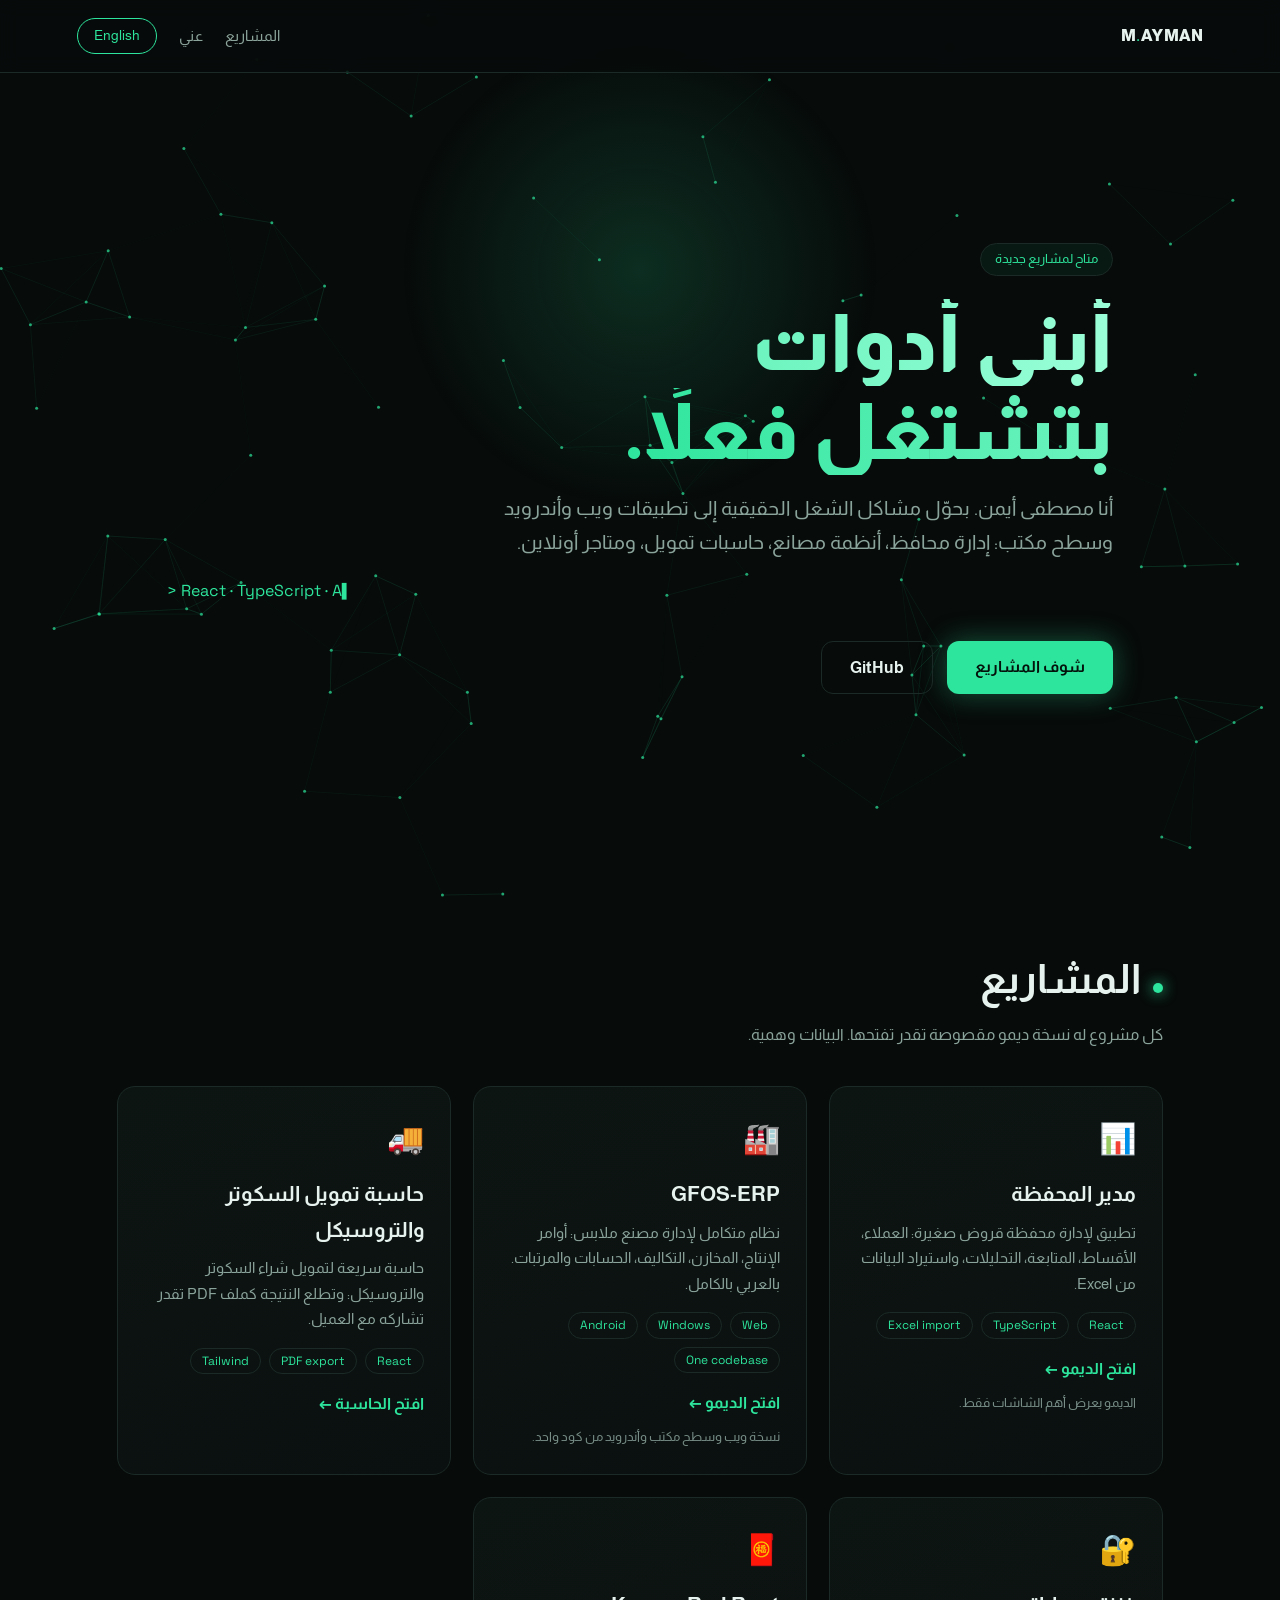
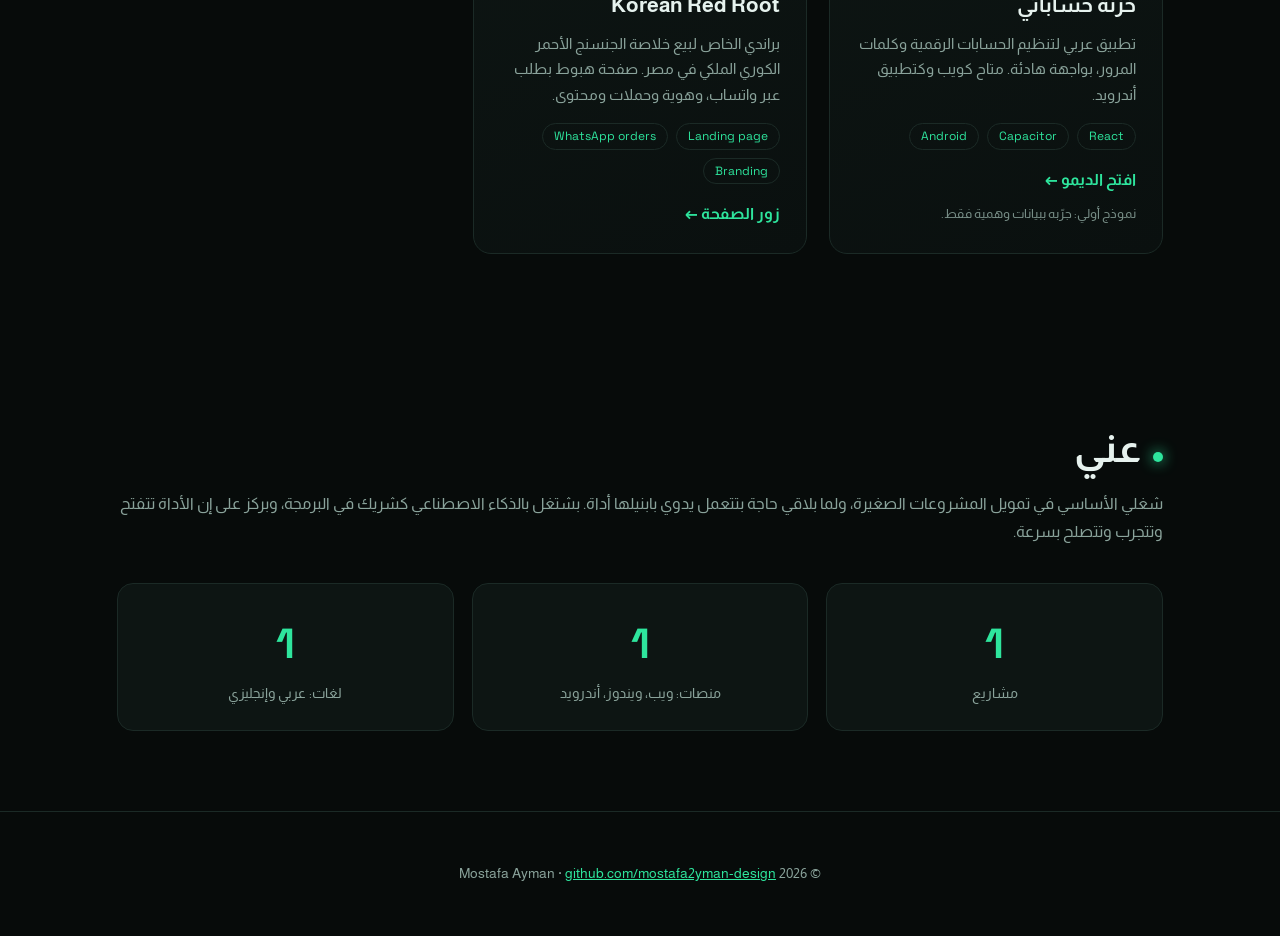
<file: index.html>
<!DOCTYPE html>
<html lang="ar" dir="rtl">
<head>
<meta charset="utf-8">
<meta name="viewport" content="width=device-width,initial-scale=1">
<title>Mostafa Ayman | مصطفى أيمن</title>
<meta name="description" content="Portfolio of tools and products built by Mostafa Ayman. معرض أعمال مصطفى أيمن.">
<link rel="preconnect" href="https://fonts.googleapis.com">
<link href="https://fonts.googleapis.com/css2?family=Space+Grotesk:wght@400;600;700&family=Almarai:wght@400;700;800&display=swap" rel="stylesheet">
<style>
:root{--bg:#070b0a;--card:#0d1513;--line:#1b2a26;--g:#2ee59d;--g2:#14b87a;--tx:#e6f2ee;--mu:#8aa39b}
*{box-sizing:border-box;margin:0}
html{scroll-behavior:smooth}
body{background:var(--bg);color:var(--tx);font-family:'Almarai','Space Grotesk',sans-serif;line-height:1.7;overflow-x:hidden}
html[lang=en] body{font-family:'Space Grotesk','Almarai',sans-serif}
#bg{position:fixed;inset:0;z-index:0;pointer-events:none}
.glow{position:fixed;width:520px;height:520px;border-radius:50%;background:radial-gradient(circle,rgba(46,229,157,.16),transparent 65%);pointer-events:none;z-index:0;transform:translate(-50%,-50%);left:50%;top:30%}
main,header,footer{position:relative;z-index:1}
header{display:flex;justify-content:space-between;align-items:center;padding:18px 6vw;position:sticky;top:0;backdrop-filter:blur(10px);background:rgba(7,11,10,.6);border-bottom:1px solid var(--line);z-index:5}
.logo{font-weight:800;letter-spacing:.5px}.logo b{color:var(--g)}
nav{display:flex;gap:22px;align-items:center;font-size:15px}
nav a{color:var(--mu);text-decoration:none;transition:.2s}nav a:hover{color:var(--g)}
button.lang{background:none;border:1px solid var(--g);color:var(--g);border-radius:20px;padding:5px 16px;cursor:pointer;font:inherit;font-size:14px;transition:.2s}
button.lang:hover{background:var(--g);color:#04120c}
.hero{min-height:88vh;display:flex;flex-direction:column;justify-content:center;padding:0 6vw;max-width:1100px;margin:auto}
.tag{display:inline-block;border:1px solid var(--line);color:var(--g);padding:4px 14px;border-radius:20px;font-size:13px;width:fit-content;background:rgba(46,229,157,.06)}
h1{font-size:clamp(38px,7vw,78px);line-height:1.15;margin:22px 0 14px;font-weight:800}
h1 span{background:linear-gradient(90deg,var(--g),#9bffd8,var(--g2));-webkit-background-clip:text;background-clip:text;color:transparent;background-size:200%;animation:sh 5s linear infinite}
@keyframes sh{to{background-position:200% 0}}
.sub{color:var(--mu);font-size:clamp(16px,2vw,20px);max-width:640px}
.typed{color:var(--g);font-family:'Space Grotesk',monospace;margin-top:18px;min-height:30px;direction:ltr;text-align:start}
.typed:after{content:'▌';animation:bl 1s steps(1) infinite}@keyframes bl{50%{opacity:0}}
.cta{margin-top:34px;display:flex;gap:14px;flex-wrap:wrap}
.btn{padding:12px 28px;border-radius:12px;text-decoration:none;font-weight:700;transition:.25s}
.btn.p{background:var(--g);color:#04120c;box-shadow:0 0 28px rgba(46,229,157,.35)}.btn.p:hover{transform:translateY(-3px);box-shadow:0 0 44px rgba(46,229,157,.55)}
.btn.o{border:1px solid var(--line);color:var(--tx)}.btn.o:hover{border-color:var(--g);color:var(--g)}
section{padding:80px 6vw;max-width:1200px;margin:auto}
h2{font-size:clamp(26px,4vw,40px);margin-bottom:8px}h2:before{content:'';display:inline-block;width:10px;height:10px;background:var(--g);border-radius:50%;margin-inline-end:12px;box-shadow:0 0 14px var(--g)}
.lead{color:var(--mu);margin-bottom:38px}
.grid{display:grid;grid-template-columns:repeat(auto-fill,minmax(310px,1fr));gap:22px}
.card{background:linear-gradient(160deg,var(--card),#0a100f);border:1px solid var(--line);border-radius:18px;padding:26px;transition:transform .15s,border-color .3s,box-shadow .3s;transform-style:preserve-3d;position:relative;overflow:hidden}
.card:before{content:'';position:absolute;inset:0;background:radial-gradient(300px circle at var(--mx,50%) var(--my,0%),rgba(46,229,157,.13),transparent 60%);opacity:0;transition:.3s}
.card:hover{border-color:rgba(46,229,157,.6);box-shadow:0 10px 40px rgba(46,229,157,.1)}.card:hover:before{opacity:1}
.ico{font-size:30px;margin-bottom:12px}
.card h3{font-size:21px;margin-bottom:8px;position:relative}
.card p{color:var(--mu);font-size:15px;position:relative}
.chips{display:flex;flex-wrap:wrap;gap:8px;margin:16px 0;position:relative}
.chips i{font-style:normal;font-size:12px;border:1px solid var(--line);border-radius:14px;padding:2px 11px;color:var(--g);font-family:'Space Grotesk',sans-serif}
.card a{color:var(--g);text-decoration:none;font-weight:700;position:relative}.card a:hover{text-decoration:underline}
.note{color:var(--mu);font-size:13px;margin-top:10px;position:relative;opacity:.85}
.stats{display:grid;grid-template-columns:repeat(auto-fit,minmax(150px,1fr));gap:18px;text-align:center}
.stat{border:1px solid var(--line);border-radius:16px;padding:24px;background:var(--card)}
.stat b{display:block;font-size:42px;color:var(--g);font-family:'Space Grotesk',sans-serif}
.stat span{color:var(--mu);font-size:14px}
.reveal{opacity:0;transform:translateY(34px);transition:1s cubic-bezier(.2,.7,.2,1)}.reveal.in{opacity:1;transform:none}
footer{text-align:center;padding:50px 6vw;color:var(--mu);border-top:1px solid var(--line);font-size:14px}
[data-l]{display:none}html[lang=ar] [data-l=ar],html[lang=en] [data-l=en]{display:revert}
@media(max-width:640px){nav a{display:none}}
</style>
</head>
<body>
<canvas id="bg"></canvas><div class="glow" id="glow"></div>
<header>
 <div class="logo">M<b>.</b>AYMAN</div>
 <nav><a href="#projects"><span data-l="ar">المشاريع</span><span data-l="en">Projects</span></a><a href="#about"><span data-l="ar">عني</span><span data-l="en">About</span></a><button class="lang" id="lb">English</button></nav>
</header>
<main>
<div class="hero">
 <span class="tag"><span data-l="ar">متاح لمشاريع جديدة</span><span data-l="en">Open to new projects</span></span>
 <h1><span data-l="ar">أبني أدوات<br>بتشتغل فعلاً.</span><span data-l="en">I build tools<br>that actually work.</span></h1>
 <p class="sub"><span data-l="ar">أنا مصطفى أيمن. بحوّل مشاكل الشغل الحقيقية إلى تطبيقات ويب وأندرويد وسطح مكتب: إدارة محافظ، أنظمة مصانع، حاسبات تمويل، ومتاجر أونلاين.</span><span data-l="en">I'm Mostafa Ayman. I turn real business problems into web, Android and desktop apps: portfolio management, factory systems, finance calculators and online stores.</span></p>
 <div class="typed" id="typed"></div>
 <div class="cta"><a class="btn p" href="#projects"><span data-l="ar">شوف المشاريع</span><span data-l="en">See the projects</span></a><a class="btn o" href="https://github.com/mostafa2yman-design" target="_blank" rel="noopener">GitHub</a></div>
</div>

<section id="projects">
 <h2 class="reveal"><span data-l="ar">المشاريع</span><span data-l="en">Projects</span></h2>
 <p class="lead reveal"><span data-l="ar">كل مشروع له نسخة ديمو مقصوصة تقدر تفتحها. البيانات وهمية.</span><span data-l="en">Every project has a trimmed demo you can open. All data is fake.</span></p>
 <div class="grid">
  <article class="card reveal"><div class="ico">📊</div>
   <h3><span data-l="ar">مدير المحفظة</span><span data-l="en">Portfolio Manager</span></h3>
   <p><span data-l="ar">تطبيق لإدارة محفظة قروض صغيرة: العملاء، الأقساط، المتابعة، التحليلات، واستيراد البيانات من Excel.</span><span data-l="en">A loan-portfolio app for small-business financing: clients, installments, follow-up, analytics and Excel import.</span></p>
   <div class="chips"><i>React</i><i>TypeScript</i><i>Excel import</i></div>
   <a href="demos/portfolio.html" target="_blank" rel="noopener"><span data-l="ar">افتح الديمو ←</span><span data-l="en">Open demo →</span></a>
   <div class="note"><span data-l="ar">الديمو يعرض أهم الشاشات فقط.</span><span data-l="en">The demo shows key screens only.</span></div></article>

  <article class="card reveal"><div class="ico">🏭</div>
   <h3>GFOS-ERP</h3>
   <p><span data-l="ar">نظام متكامل لإدارة مصنع ملابس: أوامر الإنتاج، المخازن، التكاليف، الحسابات والمرتبات. بالعربي بالكامل.</span><span data-l="en">A full Arabic ERP for a garment factory: production orders, warehouses, costing, accounts and payroll.</span></p>
   <div class="chips"><i>Web</i><i>Windows</i><i>Android</i><i>One codebase</i></div>
   <a href="demos/gfos.html" target="_blank" rel="noopener"><span data-l="ar">افتح الديمو ←</span><span data-l="en">Open demo →</span></a>
   <div class="note"><span data-l="ar">نسخة ويب وسطح مكتب وأندرويد من كود واحد.</span><span data-l="en">Web, desktop and Android from one codebase.</span></div></article>

  <article class="card reveal"><div class="ico">🚚</div>
   <h3><span data-l="ar">حاسبة تمويل السكوتر والتروسيكل</span><span data-l="en">Scooter &amp; Tricycle Finance Calculator</span></h3>
   <p><span data-l="ar">حاسبة سريعة لتمويل شراء السكوتر والتروسيكل: وتطلع النتيجة كملف PDF تقدر تشاركه مع العميل.</span><span data-l="en">A quick calculator for financing scooter and tricycle purchases. Results export as a PDF you can share with the client.</span></p>
   <div class="chips"><i>React</i><i>PDF export</i><i>Tailwind</i></div>
   <a href="demos/calc.html" target="_blank" rel="noopener"><span data-l="ar">افتح الحاسبة ←</span><span data-l="en">Open calculator →</span></a></article>

  <article class="card reveal"><div class="ico">🔐</div>
   <h3><span data-l="ar">خزنة حساباتي</span><span data-l="en">Khazna Hesabati</span></h3>
   <p><span data-l="ar">تطبيق عربي لتنظيم الحسابات الرقمية وكلمات المرور، بواجهة هادئة. متاح كويب وكتطبيق أندرويد.</span><span data-l="en">An Arabic app for organizing digital accounts and passwords, with a calm interface. Available as web and as an Android app.</span></p>
   <div class="chips"><i>React</i><i>Capacitor</i><i>Android</i></div>
   <a href="demos/khazna.html" target="_blank" rel="noopener"><span data-l="ar">افتح الديمو ←</span><span data-l="en">Open demo →</span></a>
   <div class="note"><span data-l="ar">نموذج أولي: جرّبه ببيانات وهمية فقط.</span><span data-l="en">Prototype: try it with fake data only.</span></div></article>

  <article class="card reveal"><div class="ico">🧧</div>
   <h3>Korean Red Root</h3>
   <p><span data-l="ar">براندي الخاص لبيع خلاصة الجنسنج الأحمر الكوري الملكي في مصر. صفحة هبوط بطلب عبر واتساب، وهوية وحملات ومحتوى.</span><span data-l="en">My own brand selling premium Korean red ginseng extract in Egypt. A landing page with WhatsApp ordering, plus brand identity, ads and content.</span></p>
   <div class="chips"><i>Landing page</i><i>WhatsApp orders</i><i>Branding</i></div>
   <a href="https://mostafa2yman-design.github.io/korean-red-root-landing/" target="_blank" rel="noopener"><span data-l="ar">زور الصفحة ←</span><span data-l="en">Visit the page →</span></a></article>
 </div>
</section>

<section id="about">
 <h2 class="reveal"><span data-l="ar">عني</span><span data-l="en">About</span></h2>
 <p class="lead reveal"><span data-l="ar">شغلي الأساسي في تمويل المشروعات الصغيرة، ولما بلاقي حاجة بتتعمل يدوي بابنيلها أداة. بشتغل بالذكاء الاصطناعي كشريك في البرمجة، وبركز على إن الأداة تتفتح وتتجرب وتتصلح بسرعة.</span><span data-l="en">My day job is small-business financing, and when I see something done by hand I build a tool for it. I use AI as a coding partner and focus on tools that open fast, are easy to try and quick to fix.</span></p>
 <div class="stats reveal">
  <div class="stat"><b data-n="5">0</b><span><span data-l="ar">مشاريع</span><span data-l="en">Projects</span></span></div>
  <div class="stat"><b data-n="3">0</b><span><span data-l="ar">منصات: ويب، ويندوز، أندرويد</span><span data-l="en">Platforms: web, Windows, Android</span></span></div>
  <div class="stat"><b data-n="2">0</b><span><span data-l="ar">لغات: عربي وإنجليزي</span><span data-l="en">Languages: Arabic, English</span></span></div>
 </div>
</section>
</main>
<footer>© 2026 Mostafa Ayman · <a href="https://github.com/mostafa2yman-design" style="color:var(--g)" target="_blank" rel="noopener">github.com/mostafa2yman-design</a></footer>
<script>
const L=document.documentElement,lb=document.getElementById('lb');
function setLang(l){L.lang=l;L.dir=l==='ar'?'rtl':'ltr';lb.textContent=l==='ar'?'English':'العربية';localStorage.l=l;type()}
lb.onclick=()=>setLang(L.lang==='ar'?'en':'ar');
// typed
let tt;const T={ar:['> React · TypeScript · Android','> أدوات للأعمال الحقيقية','> من الفكرة للنسخة الحية'],en:['> React · TypeScript · Android','> tools for real businesses','> from idea to live link']};
function type(){clearTimeout(tt);const el=document.getElementById('typed'),w=T[L.lang];let i=0,j=0,d=false;(function s(){const t=w[i];el.textContent=t.slice(0,j);if(!d&&j++===t.length){d=true;tt=setTimeout(s,1400);return}if(d&&j--===0){d=false;i=(i+1)%w.length}tt=setTimeout(s,d?30:70)})()}
// particles
const c=document.getElementById('bg'),x=c.getContext('2d');let W,H,P=[];
function rs(){W=c.width=innerWidth;H=c.height=innerHeight;P=Array.from({length:Math.min(90,W/14|0)},()=>({x:Math.random()*W,y:Math.random()*H,vx:(Math.random()-.5)*.35,vy:(Math.random()-.5)*.35}))}
rs();addEventListener('resize',rs);let m={x:-999,y:-999};
addEventListener('mousemove',e=>{m={x:e.clientX,y:e.clientY};const g=document.getElementById('glow');g.style.left=e.clientX+'px';g.style.top=e.clientY+'px'});
(function f(){x.clearRect(0,0,W,H);for(const p of P){p.x+=p.vx;p.y+=p.vy;if(p.x<0||p.x>W)p.vx*=-1;if(p.y<0||p.y>H)p.vy*=-1;x.fillStyle='rgba(46,229,157,.7)';x.beginPath();x.arc(p.x,p.y,1.5,0,7);x.fill()}
for(let i=0;i<P.length;i++)for(let j=i+1;j<P.length;j++){const d=Math.hypot(P[i].x-P[j].x,P[i].y-P[j].y);if(d<130){x.strokeStyle=`rgba(46,229,157,${.18*(1-d/130)})`;x.beginPath();x.moveTo(P[i].x,P[i].y);x.lineTo(P[j].x,P[j].y);x.stroke()}}
for(const p of P){const d=Math.hypot(p.x-m.x,p.y-m.y);if(d<160){x.strokeStyle=`rgba(46,229,157,${.4*(1-d/160)})`;x.beginPath();x.moveTo(p.x,p.y);x.lineTo(m.x,m.y);x.stroke()}}
requestAnimationFrame(f)})();
// tilt + spotlight
document.querySelectorAll('.card').forEach(k=>{k.addEventListener('mousemove',e=>{const r=k.getBoundingClientRect(),px=(e.clientX-r.left)/r.width,py=(e.clientY-r.top)/r.height;k.style.setProperty('--mx',px*100+'%');k.style.setProperty('--my',py*100+'%');k.style.transform=`perspective(800px) rotateY(${(px-.5)*8}deg) rotateX(${(.5-py)*8}deg) translateY(-4px)`});k.addEventListener('mouseleave',()=>k.style.transform='')});
// reveal + counters
const io=new IntersectionObserver(es=>es.forEach(e=>{if(e.isIntersecting){e.target.classList.add('in');e.target.querySelectorAll('[data-n]').forEach(n=>{const t=+n.dataset.n;let v=0;const q=setInterval(()=>{n.textContent=++v;if(v>=t)clearInterval(q)},300)});io.unobserve(e.target)}}),{threshold:.15});
document.querySelectorAll('.reveal').forEach(e=>io.observe(e));
setLang(localStorage.l||'ar');
</script>
</body>
</html>
</file>
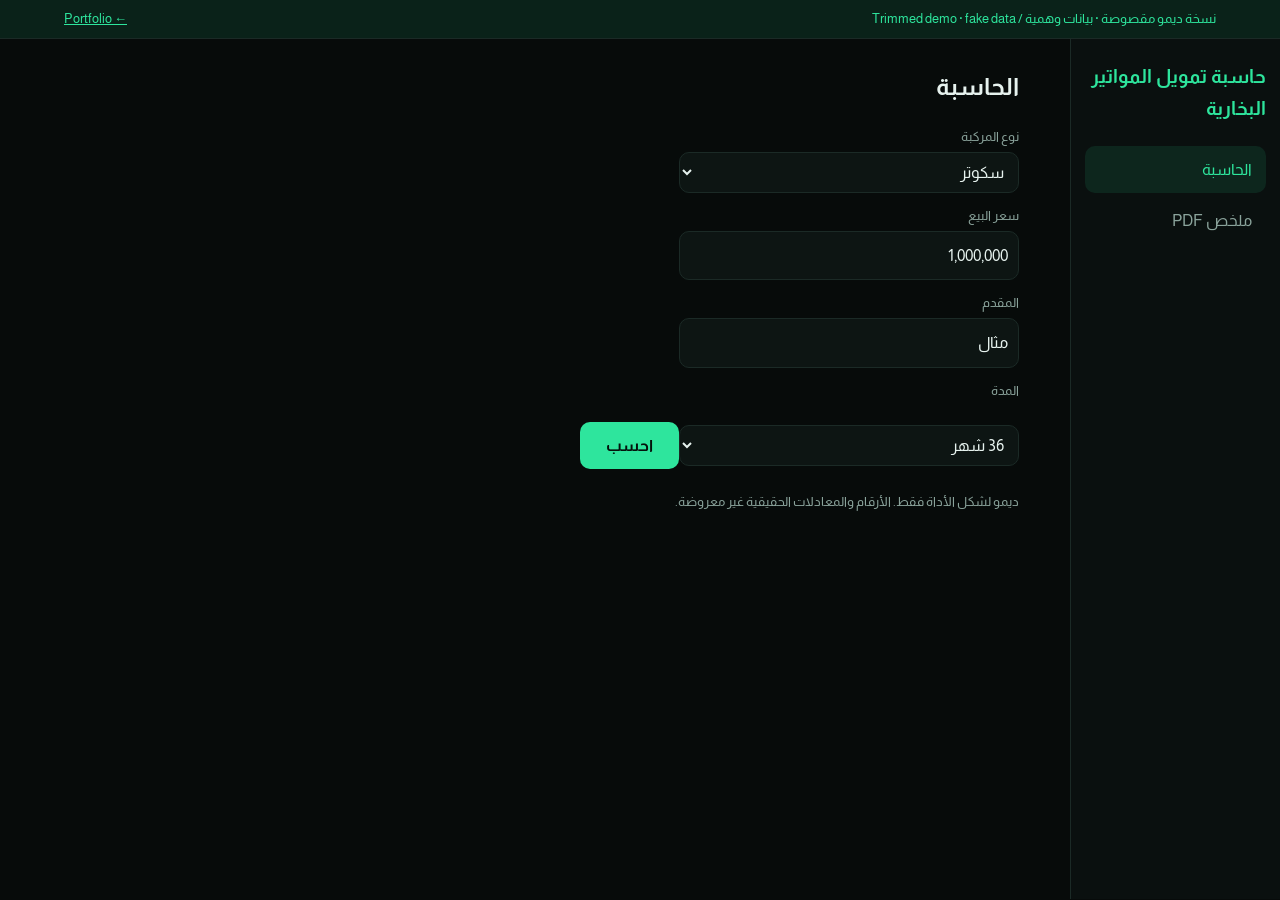
<file: demos/calc.html>
<!DOCTYPE html><html lang="ar" dir="rtl"><head><meta charset="utf-8"><meta name="viewport" content="width=device-width,initial-scale=1"><title>حاسبة تمويل المواتير البخارية | Demo</title><link href="https://fonts.googleapis.com/css2?family=Almarai:wght@400;700&display=swap" rel="stylesheet"><style>
:root{--bg:#070b0a;--card:#0d1513;--line:#1b2a26;--g:#2ee59d;--tx:#e6f2ee;--mu:#8aa39b}
*{box-sizing:border-box;margin:0}body{background:var(--bg);color:var(--tx);font-family:'Almarai',sans-serif;line-height:1.7}
.ban{background:rgba(46,229,157,.1);border-bottom:1px solid var(--line);padding:8px 5vw;font-size:13px;color:var(--g);display:flex;justify-content:space-between;gap:10px;flex-wrap:wrap}
.ban a{color:var(--g)}
.app{display:grid;grid-template-columns:210px 1fr;min-height:calc(100vh - 40px)}
aside{border-inline-end:1px solid var(--line);padding:22px 14px;background:#0a100f}
aside h1{font-size:19px;margin-bottom:20px;color:var(--g)}
aside button{display:block;width:100%;text-align:start;background:none;border:0;color:var(--mu);font:inherit;padding:10px 14px;border-radius:10px;cursor:pointer;margin-bottom:4px}
aside button.on,aside button:hover{background:rgba(46,229,157,.1);color:var(--g)}
main{padding:28px 4vw}h2{margin-bottom:18px;font-size:24px}
.cards{display:grid;grid-template-columns:repeat(auto-fit,minmax(170px,1fr));gap:14px;margin-bottom:24px}
.k{background:var(--card);border:1px solid var(--line);border-radius:14px;padding:16px}.k span{color:var(--mu);font-size:13px}.k b{display:block;font-size:26px;color:var(--g)}
table{width:100%;border-collapse:collapse;background:var(--card);border:1px solid var(--line);border-radius:14px;overflow:hidden}
th,td{padding:11px 14px;text-align:start;border-bottom:1px solid var(--line);font-size:14px}th{color:var(--mu);font-weight:400;background:#0a100f}
.tag{padding:2px 10px;border-radius:12px;font-size:12px;background:rgba(46,229,157,.12);color:var(--g)}.tag.w{background:rgba(255,190,70,.12);color:#ffbe46}.tag.r{background:rgba(255,100,100,.12);color:#ff7070}
.bars{display:flex;align-items:flex-end;gap:10px;height:150px;background:var(--card);border:1px solid var(--line);border-radius:14px;padding:16px;margin-bottom:24px}
.bars i{flex:1;background:linear-gradient(var(--g),#14b87a55);border-radius:6px 6px 0 0;transition:.6s}
.scr{display:none}.scr.on{display:block}
label{display:block;color:var(--mu);font-size:13px;margin:12px 0 4px}input,select{width:100%;max-width:340px;background:var(--card);border:1px solid var(--line);color:var(--tx);padding:10px;border-radius:10px;font:inherit}
.btn{margin-top:16px;background:var(--g);color:#04120c;border:0;border-radius:10px;padding:10px 26px;font:inherit;font-weight:700;cursor:pointer}
.note{margin-top:22px;color:var(--mu);font-size:13px}
@media(max-width:700px){.app{grid-template-columns:1fr}aside{display:flex;overflow:auto;gap:6px;padding:10px}aside h1{display:none}aside button{width:auto;white-space:nowrap}}
</style></head><body>
<div class="ban"><span>نسخة ديمو مقصوصة · بيانات وهمية / Trimmed demo · fake data</span><a href="../">← Portfolio</a></div>
<div class="app"><aside><h1>حاسبة تمويل المواتير البخارية</h1><button class="on" onclick="go(0)">الحاسبة</button><button class="" onclick="go(1)">ملخص PDF</button></aside><main><div class="scr on"><h2>الحاسبة</h2><label>نوع المركبة</label><select><option>سكوتر</option><option>تروسيكل</option></select><label>سعر البيع</label><input value="1,000,000"><label>المقدم</label><input value="مثال"><label>المدة</label><select><option>36 شهر</option><option>48 شهر</option></select><button class="btn" onclick="document.getElementById('r').style.display='grid'">احسب</button><div id="r" class="cards" style="display:none;margin-top:22px"><div class="k"><span>القسط الشهري</span><b>— مثال</b></div><div class="k"><span>إجمالي التكلفة</span><b>— مثال</b></div></div><p class="note">ديمو لشكل الأداة فقط. الأرقام والمعادلات الحقيقية غير معروضة.</p></div><div class="scr "><h2>ملخص PDF</h2><table><tr><th>البند</th><th>القيمة</th></tr><tr><td>القيمة</td><td>مثال</td></tr><tr><td>المقدم</td><td>مثال</td></tr><tr><td>القسط</td><td>مثال</td></tr><tr><td>المدة</td><td>مثال</td></tr></table><p class="note">في النسخة الكاملة تُصدَّر النتيجة كملف PDF للعميل.</p></div></main></div>
<script>function go(i){document.querySelectorAll('.scr').forEach((e,j)=>e.classList.toggle('on',i==j));document.querySelectorAll('aside button').forEach((e,j)=>e.classList.toggle('on',i==j))}</script></body></html>
</file>
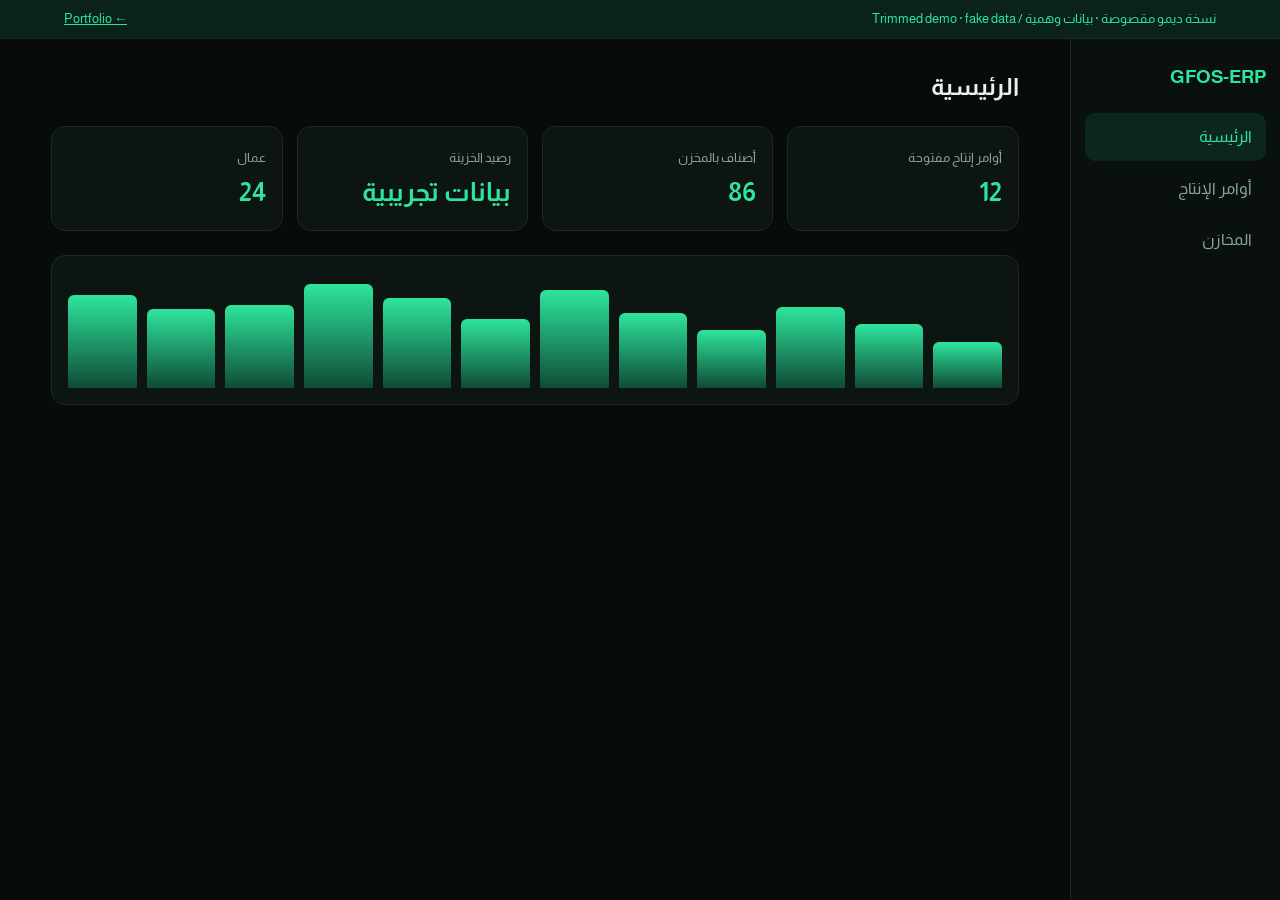
<file: demos/gfos.html>
<!DOCTYPE html><html lang="ar" dir="rtl"><head><meta charset="utf-8"><meta name="viewport" content="width=device-width,initial-scale=1"><title>GFOS-ERP | Demo</title><link href="https://fonts.googleapis.com/css2?family=Almarai:wght@400;700&display=swap" rel="stylesheet"><style>
:root{--bg:#070b0a;--card:#0d1513;--line:#1b2a26;--g:#2ee59d;--tx:#e6f2ee;--mu:#8aa39b}
*{box-sizing:border-box;margin:0}body{background:var(--bg);color:var(--tx);font-family:'Almarai',sans-serif;line-height:1.7}
.ban{background:rgba(46,229,157,.1);border-bottom:1px solid var(--line);padding:8px 5vw;font-size:13px;color:var(--g);display:flex;justify-content:space-between;gap:10px;flex-wrap:wrap}
.ban a{color:var(--g)}
.app{display:grid;grid-template-columns:210px 1fr;min-height:calc(100vh - 40px)}
aside{border-inline-end:1px solid var(--line);padding:22px 14px;background:#0a100f}
aside h1{font-size:19px;margin-bottom:20px;color:var(--g)}
aside button{display:block;width:100%;text-align:start;background:none;border:0;color:var(--mu);font:inherit;padding:10px 14px;border-radius:10px;cursor:pointer;margin-bottom:4px}
aside button.on,aside button:hover{background:rgba(46,229,157,.1);color:var(--g)}
main{padding:28px 4vw}h2{margin-bottom:18px;font-size:24px}
.cards{display:grid;grid-template-columns:repeat(auto-fit,minmax(170px,1fr));gap:14px;margin-bottom:24px}
.k{background:var(--card);border:1px solid var(--line);border-radius:14px;padding:16px}.k span{color:var(--mu);font-size:13px}.k b{display:block;font-size:26px;color:var(--g)}
table{width:100%;border-collapse:collapse;background:var(--card);border:1px solid var(--line);border-radius:14px;overflow:hidden}
th,td{padding:11px 14px;text-align:start;border-bottom:1px solid var(--line);font-size:14px}th{color:var(--mu);font-weight:400;background:#0a100f}
.tag{padding:2px 10px;border-radius:12px;font-size:12px;background:rgba(46,229,157,.12);color:var(--g)}.tag.w{background:rgba(255,190,70,.12);color:#ffbe46}.tag.r{background:rgba(255,100,100,.12);color:#ff7070}
.bars{display:flex;align-items:flex-end;gap:10px;height:150px;background:var(--card);border:1px solid var(--line);border-radius:14px;padding:16px;margin-bottom:24px}
.bars i{flex:1;background:linear-gradient(var(--g),#14b87a55);border-radius:6px 6px 0 0;transition:.6s}
.scr{display:none}.scr.on{display:block}
label{display:block;color:var(--mu);font-size:13px;margin:12px 0 4px}input,select{width:100%;max-width:340px;background:var(--card);border:1px solid var(--line);color:var(--tx);padding:10px;border-radius:10px;font:inherit}
.btn{margin-top:16px;background:var(--g);color:#04120c;border:0;border-radius:10px;padding:10px 26px;font:inherit;font-weight:700;cursor:pointer}
.note{margin-top:22px;color:var(--mu);font-size:13px}
@media(max-width:700px){.app{grid-template-columns:1fr}aside{display:flex;overflow:auto;gap:6px;padding:10px}aside h1{display:none}aside button{width:auto;white-space:nowrap}}
</style></head><body>
<div class="ban"><span>نسخة ديمو مقصوصة · بيانات وهمية / Trimmed demo · fake data</span><a href="../">← Portfolio</a></div>
<div class="app"><aside><h1>GFOS-ERP</h1><button class="on" onclick="go(0)">الرئيسية</button><button class="" onclick="go(1)">أوامر الإنتاج</button><button class="" onclick="go(2)">المخازن</button></aside><main><div class="scr on"><h2>الرئيسية</h2><div class="cards"><div class="k"><span>أوامر إنتاج مفتوحة</span><b>12</b></div><div class="k"><span>أصناف بالمخزن</span><b>86</b></div><div class="k"><span>رصيد الخزينة</span><b>بيانات تجريبية</b></div><div class="k"><span>عمال</span><b>24</b></div></div><div class="bars"><i style="height:40%"></i><i style="height:55%"></i><i style="height:70%"></i><i style="height:50%"></i><i style="height:65%"></i><i style="height:85%"></i><i style="height:60%"></i><i style="height:78%"></i><i style="height:90%"></i><i style="height:72%"></i><i style="height:68%"></i><i style="height:80%"></i></div></div><div class="scr "><h2>أوامر الإنتاج</h2><table><tr><th>الأمر</th><th>الموديل</th><th>الكمية</th><th>الحالة</th></tr><tr><td>PO-001</td><td>تيشيرت قطن</td><td>500</td><td><span class="tag">قص</span></td></tr><tr><td>PO-002</td><td>بنطلون جينز</td><td>300</td><td><span class="tag w">خياطة</span></td></tr><tr><td>PO-003</td><td>قميص رجالي</td><td>200</td><td><span class="tag">تعبئة</span></td></tr><tr><td>PO-004</td><td>هودي</td><td>150</td><td><span class="tag r">انتظار خامات</span></td></tr></table></div><div class="scr "><h2>المخازن</h2><table><tr><th>الصنف</th><th>الوحدة</th><th>الرصيد</th></tr><tr><td>قماش قطن</td><td>متر</td><td>1,200</td></tr><tr><td>خيط أسود</td><td>بكرة</td><td>340</td></tr><tr><td>أزرار</td><td>علبة</td><td>95</td></tr><tr><td>اكسسوارات</td><td>قطعة</td><td>2,600</td></tr></table></div></main></div>
<script>function go(i){document.querySelectorAll('.scr').forEach((e,j)=>e.classList.toggle('on',i==j));document.querySelectorAll('aside button').forEach((e,j)=>e.classList.toggle('on',i==j))}</script></body></html>
</file>
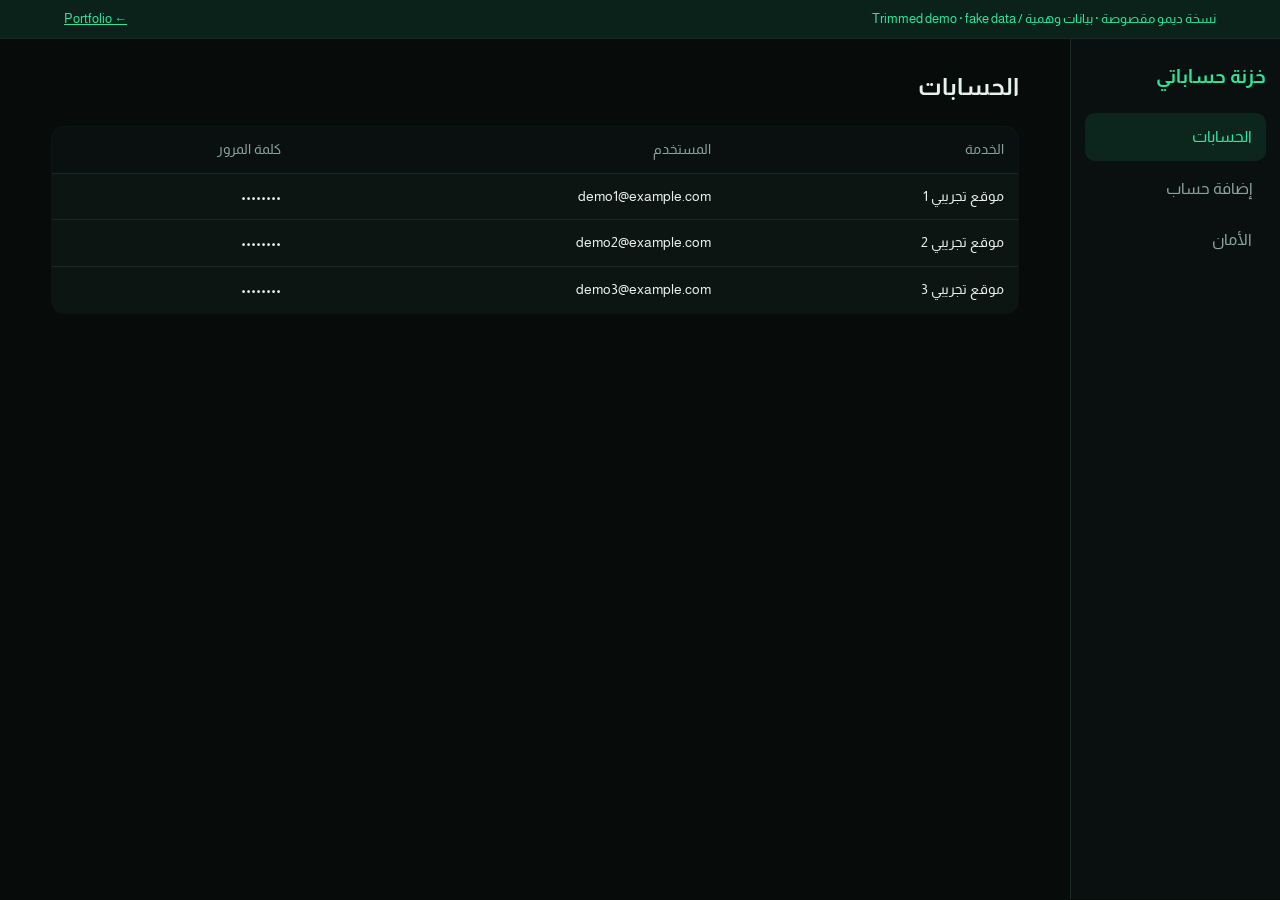
<file: demos/khazna.html>
<!DOCTYPE html><html lang="ar" dir="rtl"><head><meta charset="utf-8"><meta name="viewport" content="width=device-width,initial-scale=1"><title>خزنة حساباتي | Demo</title><link href="https://fonts.googleapis.com/css2?family=Almarai:wght@400;700&display=swap" rel="stylesheet"><style>
:root{--bg:#070b0a;--card:#0d1513;--line:#1b2a26;--g:#2ee59d;--tx:#e6f2ee;--mu:#8aa39b}
*{box-sizing:border-box;margin:0}body{background:var(--bg);color:var(--tx);font-family:'Almarai',sans-serif;line-height:1.7}
.ban{background:rgba(46,229,157,.1);border-bottom:1px solid var(--line);padding:8px 5vw;font-size:13px;color:var(--g);display:flex;justify-content:space-between;gap:10px;flex-wrap:wrap}
.ban a{color:var(--g)}
.app{display:grid;grid-template-columns:210px 1fr;min-height:calc(100vh - 40px)}
aside{border-inline-end:1px solid var(--line);padding:22px 14px;background:#0a100f}
aside h1{font-size:19px;margin-bottom:20px;color:var(--g)}
aside button{display:block;width:100%;text-align:start;background:none;border:0;color:var(--mu);font:inherit;padding:10px 14px;border-radius:10px;cursor:pointer;margin-bottom:4px}
aside button.on,aside button:hover{background:rgba(46,229,157,.1);color:var(--g)}
main{padding:28px 4vw}h2{margin-bottom:18px;font-size:24px}
.cards{display:grid;grid-template-columns:repeat(auto-fit,minmax(170px,1fr));gap:14px;margin-bottom:24px}
.k{background:var(--card);border:1px solid var(--line);border-radius:14px;padding:16px}.k span{color:var(--mu);font-size:13px}.k b{display:block;font-size:26px;color:var(--g)}
table{width:100%;border-collapse:collapse;background:var(--card);border:1px solid var(--line);border-radius:14px;overflow:hidden}
th,td{padding:11px 14px;text-align:start;border-bottom:1px solid var(--line);font-size:14px}th{color:var(--mu);font-weight:400;background:#0a100f}
.tag{padding:2px 10px;border-radius:12px;font-size:12px;background:rgba(46,229,157,.12);color:var(--g)}.tag.w{background:rgba(255,190,70,.12);color:#ffbe46}.tag.r{background:rgba(255,100,100,.12);color:#ff7070}
.bars{display:flex;align-items:flex-end;gap:10px;height:150px;background:var(--card);border:1px solid var(--line);border-radius:14px;padding:16px;margin-bottom:24px}
.bars i{flex:1;background:linear-gradient(var(--g),#14b87a55);border-radius:6px 6px 0 0;transition:.6s}
.scr{display:none}.scr.on{display:block}
label{display:block;color:var(--mu);font-size:13px;margin:12px 0 4px}input,select{width:100%;max-width:340px;background:var(--card);border:1px solid var(--line);color:var(--tx);padding:10px;border-radius:10px;font:inherit}
.btn{margin-top:16px;background:var(--g);color:#04120c;border:0;border-radius:10px;padding:10px 26px;font:inherit;font-weight:700;cursor:pointer}
.note{margin-top:22px;color:var(--mu);font-size:13px}
@media(max-width:700px){.app{grid-template-columns:1fr}aside{display:flex;overflow:auto;gap:6px;padding:10px}aside h1{display:none}aside button{width:auto;white-space:nowrap}}
</style></head><body>
<div class="ban"><span>نسخة ديمو مقصوصة · بيانات وهمية / Trimmed demo · fake data</span><a href="../">← Portfolio</a></div>
<div class="app"><aside><h1>خزنة حساباتي</h1><button class="on" onclick="go(0)">الحسابات</button><button class="" onclick="go(1)">إضافة حساب</button><button class="" onclick="go(2)">الأمان</button></aside><main><div class="scr on"><h2>الحسابات</h2><table><tr><th>الخدمة</th><th>المستخدم</th><th>كلمة المرور</th></tr><tr><td>موقع تجريبي 1</td><td>demo1@example.com</td><td>••••••••</td></tr><tr><td>موقع تجريبي 2</td><td>demo2@example.com</td><td>••••••••</td></tr><tr><td>موقع تجريبي 3</td><td>demo3@example.com</td><td>••••••••</td></tr></table></div><div class="scr "><h2>إضافة حساب</h2><label>اسم الخدمة</label><input placeholder="مثال: خدمة تجريبية"><label>اسم المستخدم</label><input placeholder="demo@example.com"><label>كلمة المرور</label><input type="password" placeholder="بيانات وهمية فقط"><button class="btn" onclick="alert('ديمو: لا يتم حفظ أي بيانات')">حفظ</button></div><div class="scr "><h2>الأمان</h2><div class="cards"><div class="k"><span>قوة كلمات المرور</span><b>تجريبي</b></div><div class="k"><span>حسابات تحتاج تحديث</span><b>2</b></div></div><p class="note">نموذج أولي للعرض فقط. لا تدخل بيانات حقيقية.</p></div></main></div>
<script>function go(i){document.querySelectorAll('.scr').forEach((e,j)=>e.classList.toggle('on',i==j));document.querySelectorAll('aside button').forEach((e,j)=>e.classList.toggle('on',i==j))}</script></body></html>
</file>
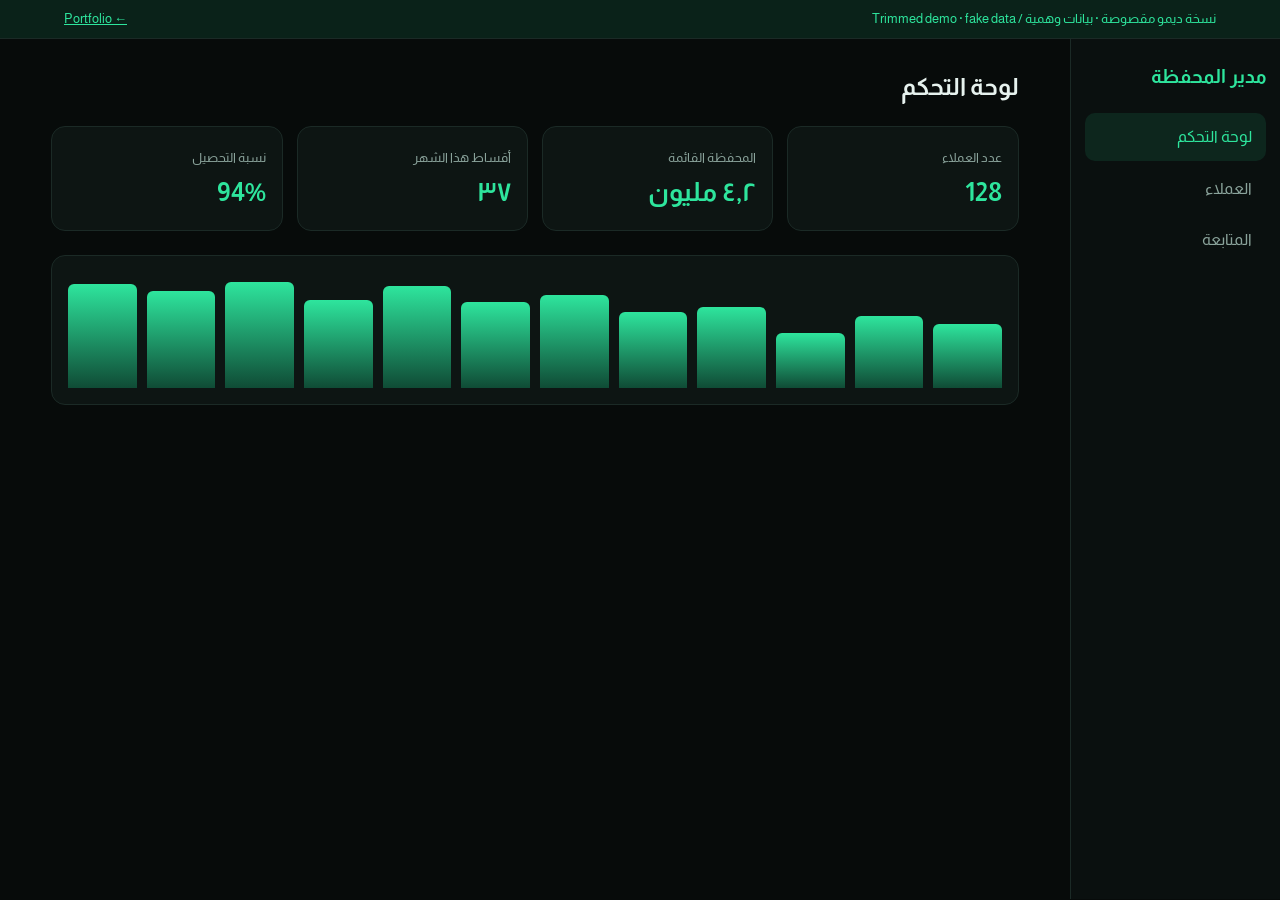
<file: demos/portfolio.html>
<!DOCTYPE html><html lang="ar" dir="rtl"><head><meta charset="utf-8"><meta name="viewport" content="width=device-width,initial-scale=1"><title>مدير المحفظة | Demo</title><link href="https://fonts.googleapis.com/css2?family=Almarai:wght@400;700&display=swap" rel="stylesheet"><style>
:root{--bg:#070b0a;--card:#0d1513;--line:#1b2a26;--g:#2ee59d;--tx:#e6f2ee;--mu:#8aa39b}
*{box-sizing:border-box;margin:0}body{background:var(--bg);color:var(--tx);font-family:'Almarai',sans-serif;line-height:1.7}
.ban{background:rgba(46,229,157,.1);border-bottom:1px solid var(--line);padding:8px 5vw;font-size:13px;color:var(--g);display:flex;justify-content:space-between;gap:10px;flex-wrap:wrap}
.ban a{color:var(--g)}
.app{display:grid;grid-template-columns:210px 1fr;min-height:calc(100vh - 40px)}
aside{border-inline-end:1px solid var(--line);padding:22px 14px;background:#0a100f}
aside h1{font-size:19px;margin-bottom:20px;color:var(--g)}
aside button{display:block;width:100%;text-align:start;background:none;border:0;color:var(--mu);font:inherit;padding:10px 14px;border-radius:10px;cursor:pointer;margin-bottom:4px}
aside button.on,aside button:hover{background:rgba(46,229,157,.1);color:var(--g)}
main{padding:28px 4vw}h2{margin-bottom:18px;font-size:24px}
.cards{display:grid;grid-template-columns:repeat(auto-fit,minmax(170px,1fr));gap:14px;margin-bottom:24px}
.k{background:var(--card);border:1px solid var(--line);border-radius:14px;padding:16px}.k span{color:var(--mu);font-size:13px}.k b{display:block;font-size:26px;color:var(--g)}
table{width:100%;border-collapse:collapse;background:var(--card);border:1px solid var(--line);border-radius:14px;overflow:hidden}
th,td{padding:11px 14px;text-align:start;border-bottom:1px solid var(--line);font-size:14px}th{color:var(--mu);font-weight:400;background:#0a100f}
.tag{padding:2px 10px;border-radius:12px;font-size:12px;background:rgba(46,229,157,.12);color:var(--g)}.tag.w{background:rgba(255,190,70,.12);color:#ffbe46}.tag.r{background:rgba(255,100,100,.12);color:#ff7070}
.bars{display:flex;align-items:flex-end;gap:10px;height:150px;background:var(--card);border:1px solid var(--line);border-radius:14px;padding:16px;margin-bottom:24px}
.bars i{flex:1;background:linear-gradient(var(--g),#14b87a55);border-radius:6px 6px 0 0;transition:.6s}
.scr{display:none}.scr.on{display:block}
label{display:block;color:var(--mu);font-size:13px;margin:12px 0 4px}input,select{width:100%;max-width:340px;background:var(--card);border:1px solid var(--line);color:var(--tx);padding:10px;border-radius:10px;font:inherit}
.btn{margin-top:16px;background:var(--g);color:#04120c;border:0;border-radius:10px;padding:10px 26px;font:inherit;font-weight:700;cursor:pointer}
.note{margin-top:22px;color:var(--mu);font-size:13px}
@media(max-width:700px){.app{grid-template-columns:1fr}aside{display:flex;overflow:auto;gap:6px;padding:10px}aside h1{display:none}aside button{width:auto;white-space:nowrap}}
</style></head><body>
<div class="ban"><span>نسخة ديمو مقصوصة · بيانات وهمية / Trimmed demo · fake data</span><a href="../">← Portfolio</a></div>
<div class="app"><aside><h1>مدير المحفظة</h1><button class="on" onclick="go(0)">لوحة التحكم</button><button class="" onclick="go(1)">العملاء</button><button class="" onclick="go(2)">المتابعة</button></aside><main><div class="scr on"><h2>لوحة التحكم</h2><div class="cards"><div class="k"><span>عدد العملاء</span><b>128</b></div><div class="k"><span>المحفظة القائمة</span><b>٤٫٢ مليون</b></div><div class="k"><span>أقساط هذا الشهر</span><b>٣٧</b></div><div class="k"><span>نسبة التحصيل</span><b>94%</b></div></div><div class="bars"><i style="height:55%"></i><i style="height:62%"></i><i style="height:48%"></i><i style="height:70%"></i><i style="height:66%"></i><i style="height:80%"></i><i style="height:74%"></i><i style="height:88%"></i><i style="height:76%"></i><i style="height:92%"></i><i style="height:84%"></i><i style="height:90%"></i></div></div><div class="scr "><h2>العملاء</h2><table><tr><th>العميل</th><th>النشاط</th><th>الحالة</th></tr><tr><td>عميل تجريبي 1</td><td>محل بقالة</td><td><span class="tag">منتظم</span></td></tr><tr><td>عميل تجريبي 2</td><td>ورشة نجارة</td><td><span class="tag w">متأخر قسط</span></td></tr><tr><td>عميل تجريبي 3</td><td>مزرعة دواجن</td><td><span class="tag">منتظم</span></td></tr><tr><td>عميل تجريبي 4</td><td>محل ملابس</td><td><span class="tag r">متعثر</span></td></tr><tr><td>عميل تجريبي 5</td><td>سوبر ماركت</td><td><span class="tag">منتظم</span></td></tr></table></div><div class="scr "><h2>المتابعة</h2><table><tr><th>العميل</th><th>تاريخ الزيارة</th><th>الملاحظة</th></tr><tr><td>عميل تجريبي 2</td><td>الأحد</td><td>وعد بالسداد</td></tr><tr><td>عميل تجريبي 4</td><td>الإثنين</td><td>زيارة ميدانية</td></tr><tr><td>عميل تجريبي 7</td><td>الثلاثاء</td><td>تذكير تليفوني</td></tr></table></div></main></div>
<script>function go(i){document.querySelectorAll('.scr').forEach((e,j)=>e.classList.toggle('on',i==j));document.querySelectorAll('aside button').forEach((e,j)=>e.classList.toggle('on',i==j))}</script></body></html>
</file>
